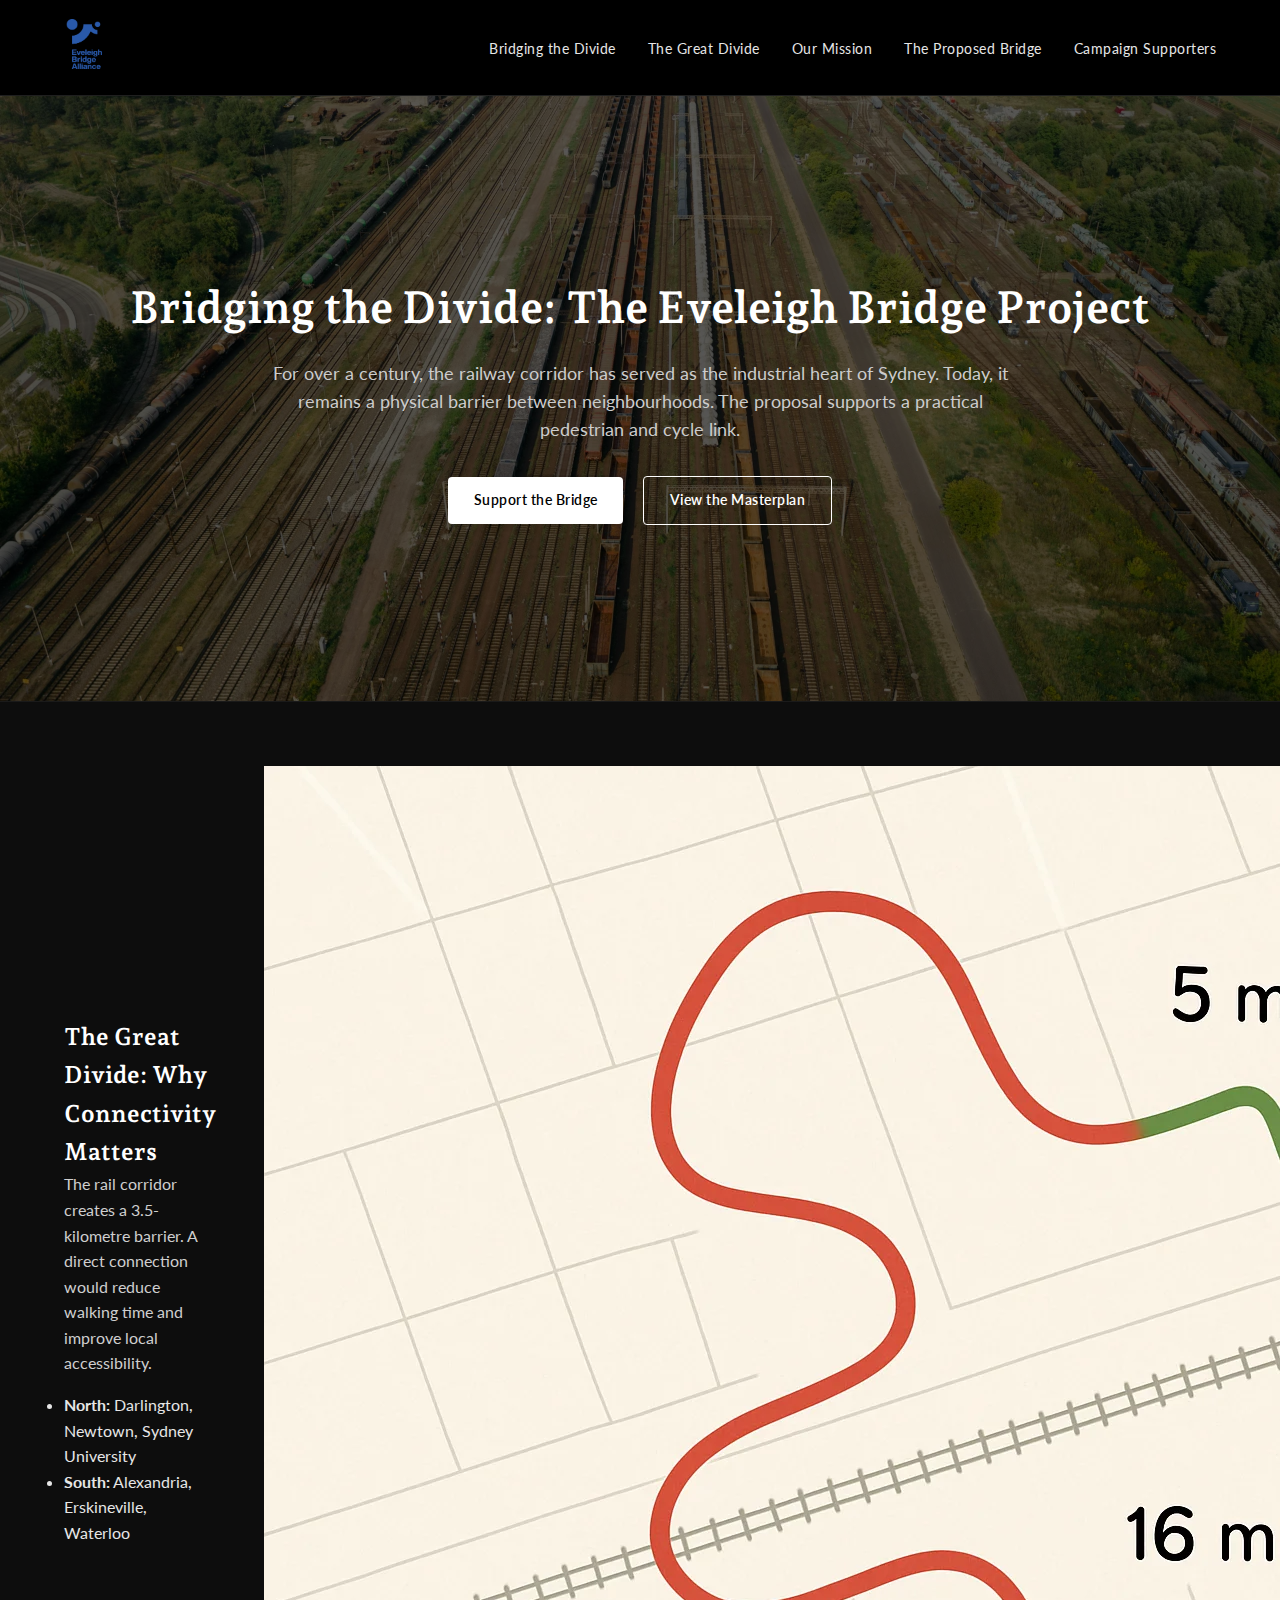
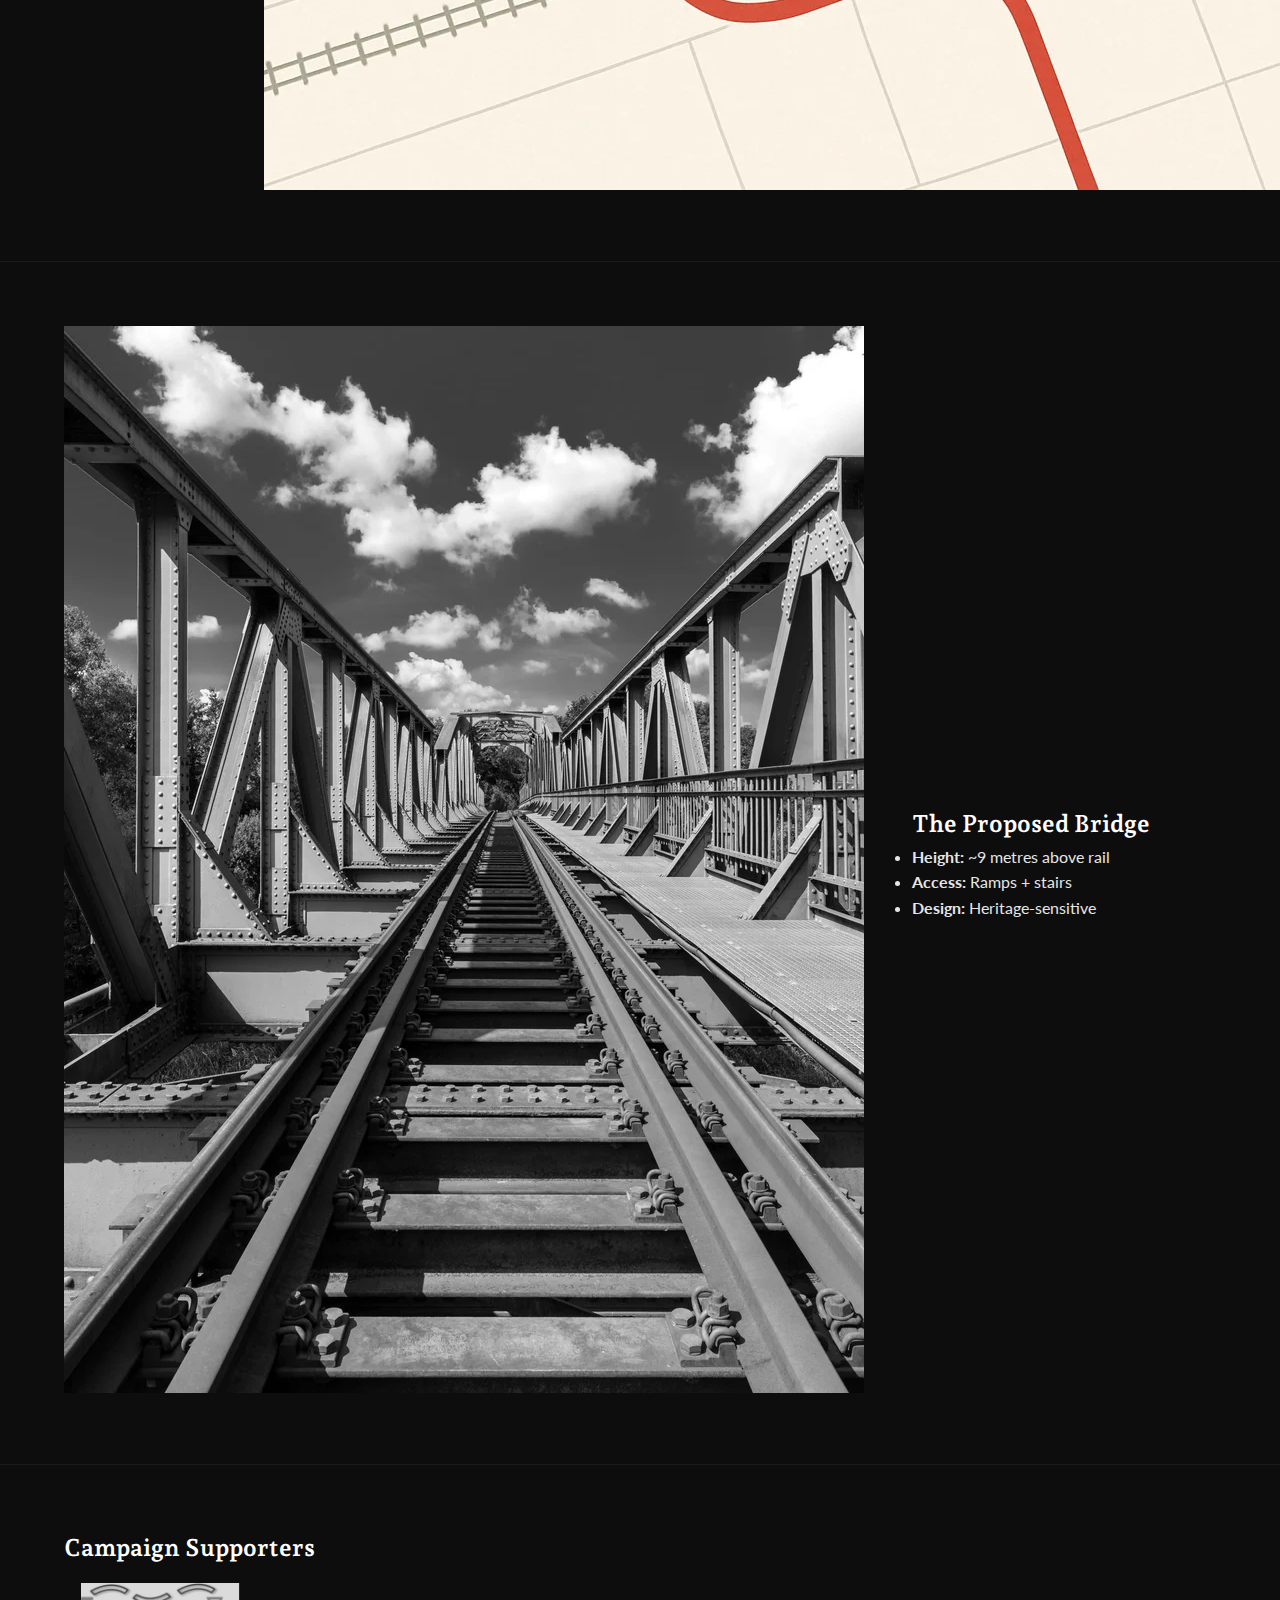
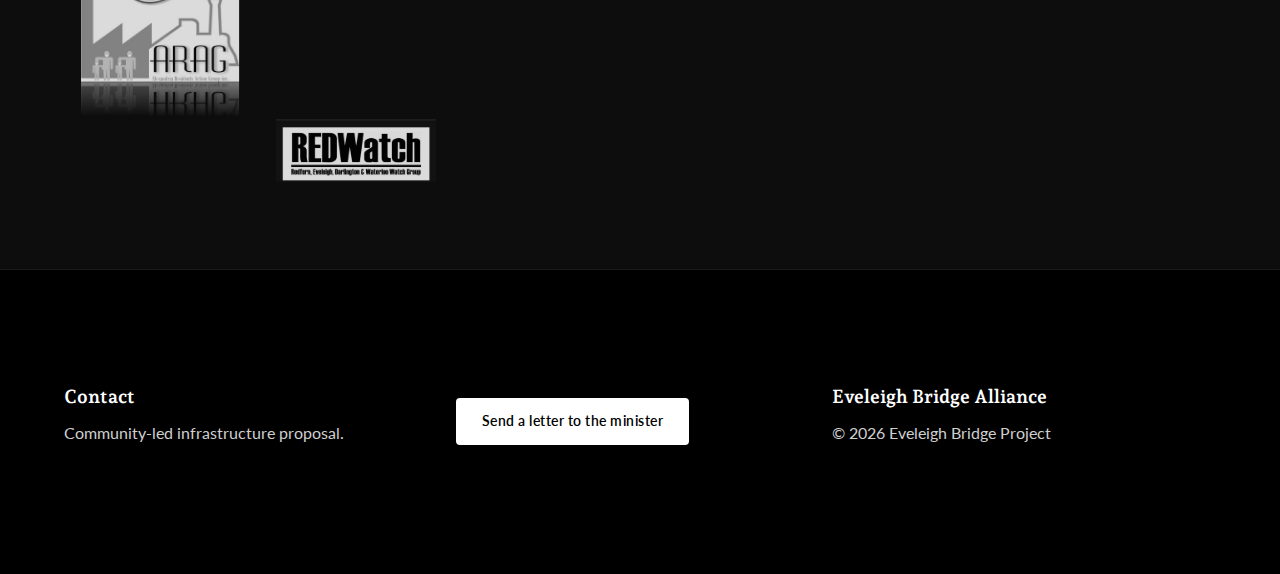
<file: index.html>
<!DOCTYPE html>
<html lang="en">
<head>
<meta charset="UTF-8">
<meta name="viewport" content="width=device-width, initial-scale=1.0">
<title>Bridging the Divide: The Eveleigh Bridge Project</title>

<link rel="preconnect" href="https://fonts.googleapis.com">
<link rel="preconnect" href="https://fonts.gstatic.com" crossorigin>
<link href="https://fonts.googleapis.com/css2?family=Andada+Pro:wght@400;700&family=Lato:wght@300;400;700;900&display=swap" rel="stylesheet">

<!-- Cache-safe CSS -->
<link rel="stylesheet" href="assets/css/style.css?v=6">

<style>
/* Mobile Navigation Fix */
.menu-toggle {
    display: none;
    flex-direction: column;
    cursor: pointer;
}
.menu-toggle span {
    height: 3px;
    width: 25px;
    background: #fff;
    margin: 4px 0;
}

/* Mobile Responsive */
@media (max-width: 768px) {
    .nav-menu {
        display: none;
        flex-direction: column;
        background: #000;
        position: absolute;
        top: 70px;
        right: 0;
        width: 100%;
        text-align: center;
        padding: 1rem 0;
    }

    .nav-menu.active {
        display: flex;
    }

    .menu-toggle {
        display: flex;
    }

    .grid-2 {
        grid-template-columns: 1fr !important;
    }

    .hero-content h1 {
        font-size: 1.8rem;
    }

    .hero-subtext {
        font-size: 0.95rem;
    }

    .supporters-logos img {
        max-width: 120px;
        margin: 10px;
    }
}
</style>
</head>

<body>

<header class="site-header">
    <nav class="nav-container">

        <div class="logo">
            <a href="index.html">
                <img src="assets/images/everleigh-logo.png" alt="Eveleigh Bridge Alliance">
            </a>
        </div>

        <div class="menu-toggle" id="menuToggle">
            <span></span><span></span><span></span>
        </div>

        <ul class="nav-menu" id="navMenu">
            <li><a href="#hero">Bridging the Divide</a></li>
            <li><a href="#divide">The Great Divide</a></li>
            <li><a href="#mission">Our Mission</a></li>
            <li><a href="#proposed">The Proposed Bridge</a></li>
            <li><a href="#supporters">Campaign Supporters</a></li>
        </ul>

    </nav>
</header>

<main>

<section id="hero" class="hero-section" style="background-image: url('assets/images/hero-bg.webp');">
    <div class="hero-overlay"></div>
    <div class="container hero-container">
        <div class="hero-content">
            <h1>Bridging the Divide: The Eveleigh Bridge Project</h1>
            <p class="hero-subtext">
                For over a century, the railway corridor has served as the industrial heart of Sydney. 
                Today, it remains a physical barrier between neighbourhoods. 
                The proposal supports a practical pedestrian and cycle link.
            </p>
            <div class="hero-btns">
                <a href="#supporters" class="btn btn-primary">Support the Bridge</a>
                <a href="#proposed" class="btn btn-secondary">View the Masterplan</a>
            </div>
        </div>
    </div>
</section>

<section id="divide" class="section-divide">
    <div class="container grid-2">
        <div class="content-left">
            <h2>The Great Divide: Why Connectivity Matters</h2>
            <p>
                The rail corridor creates a 3.5-kilometre barrier. 
                A direct connection would reduce walking time and improve local accessibility.
            </p>
            <ul>
                <li><strong>North:</strong> Darlington, Newtown, Sydney University</li>
                <li><strong>South:</strong> Alexandria, Erskineville, Waterloo</li>
            </ul>
        </div>
        <div class="image-right">
            <img src="assets/images/journey-map.webp" alt="Journey Map Comparison" loading="lazy">
        </div>
    </div>
</section>

<section id="proposed" class="section-proposed">
    <div class="container grid-2">
        <div class="image-left">
            <img src="assets/images/heritage-photo.webp" alt="Heritage Bridge Concept" loading="lazy">
        </div>
        <div class="content-right">
            <h2>The Proposed Bridge</h2>
            <ul>
                <li><strong>Height:</strong> ~9 metres above rail</li>
                <li><strong>Access:</strong> Ramps + stairs</li>
                <li><strong>Design:</strong> Heritage-sensitive</li>
            </ul>
        </div>
    </div>
</section>

<section id="supporters" class="section-supporters">
    <div class="container text-center">
        <h2>Campaign Supporters</h2>
        <div class="supporters-logos">
            <img src="assets/images/arag-logo.png" alt="ARAG Logo">
            <img src="assets/images/redwatch-logo.png" alt="RedWatch Logo">
        </div>
    </div>
</section>

</main>

<footer class="site-footer">
    <div class="container footer-grid">
        <div class="footer-col">
            <h3>Contact</h3>
            <p>Community-led infrastructure proposal.</p>
        </div>
        <div class="footer-col text-center">
            <a href="mailto:minister@example.gov.au" class="btn btn-primary">
                Send a letter to the minister
            </a>
        </div>
        <div class="footer-col text-right">
            <h3>Eveleigh Bridge Alliance</h3>
            <p>© 2026 Eveleigh Bridge Project</p>
        </div>
    </div>
</footer>

<script>
const toggle = document.getElementById('menuToggle');
const menu = document.getElementById('navMenu');

toggle.addEventListener('click', () => {
    menu.classList.toggle('active');
});
</script>

</body>
</html>
</file>
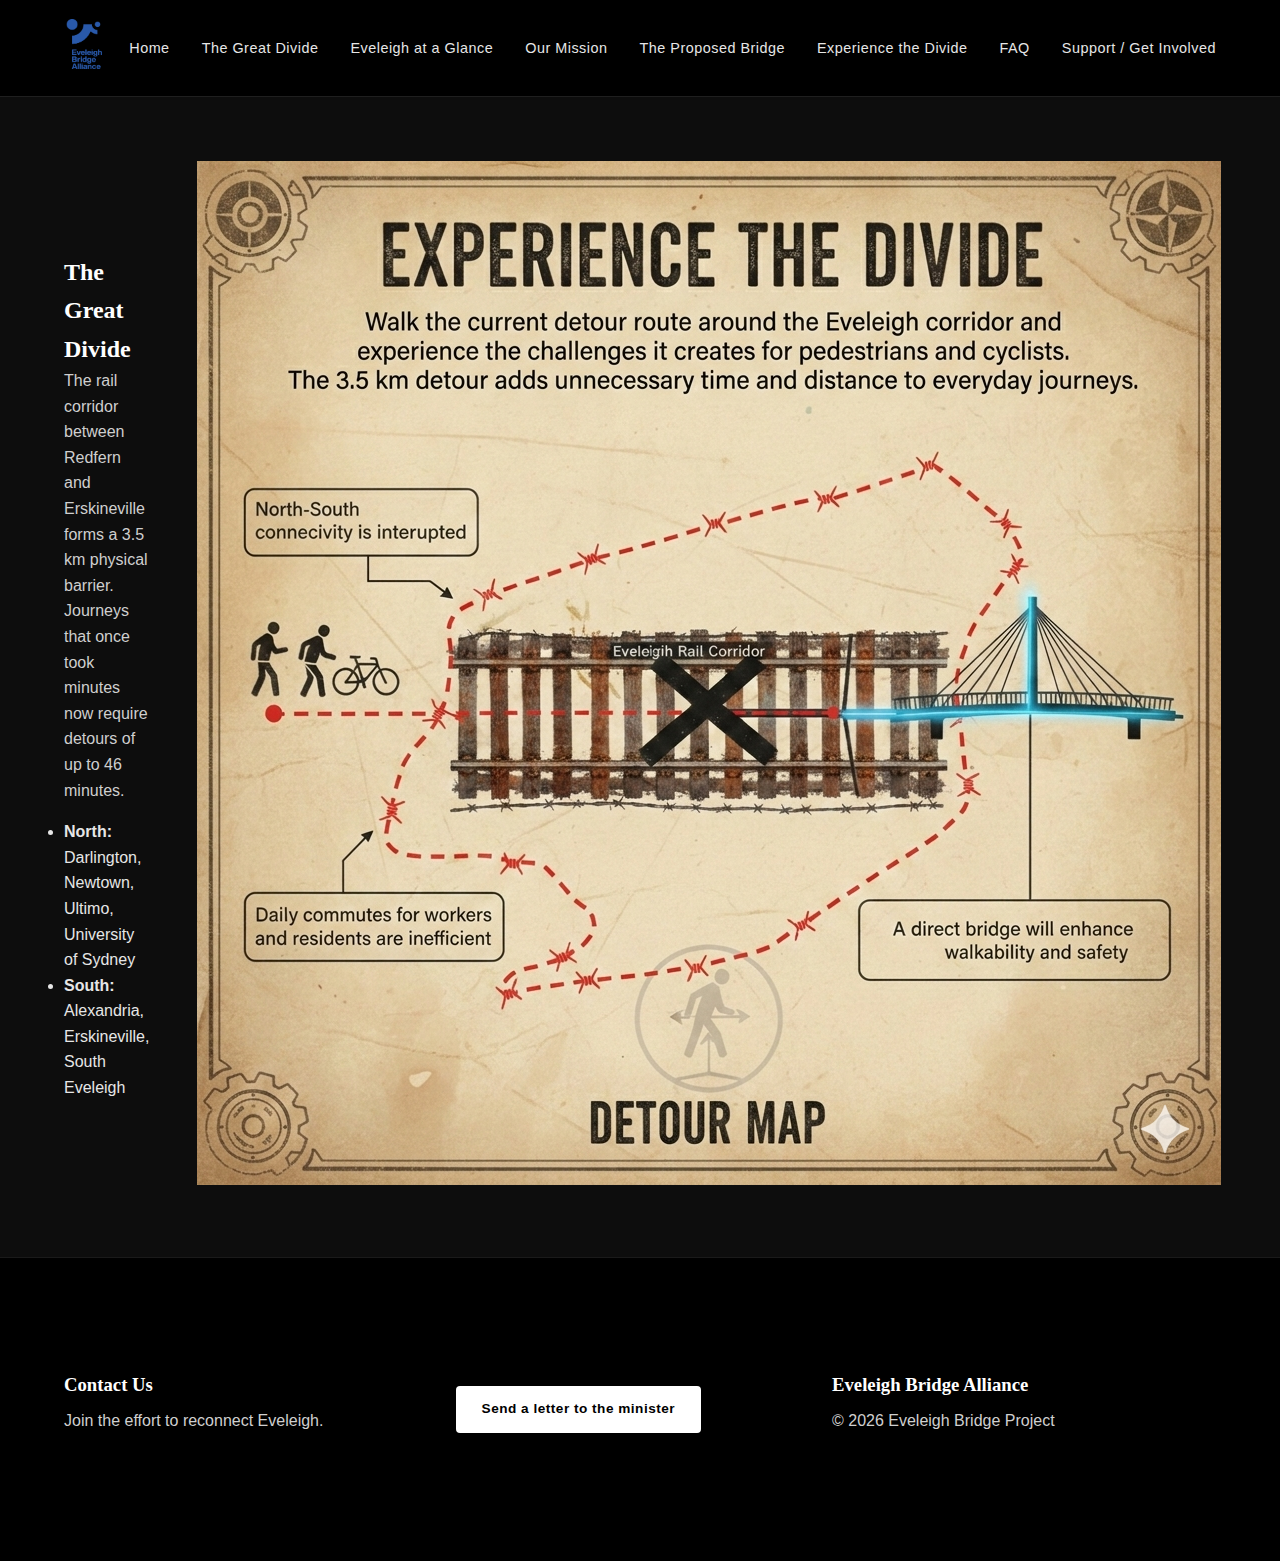
<file: divide.html>
<!DOCTYPE html>
<html lang="en">
<head>
<meta charset="UTF-8">
<meta name="viewport" content="width=device-width, initial-scale=1.0">
<title>The Great Divide | Eveleigh Bridge Alliance</title>
<link rel="stylesheet" href="assets/css/style.css">
</head>
<body>

<header class="site-header">
    <nav class="nav-container">
        <div class="logo">
            <a href="index.html">
                <img src="assets/images/everleigh-logo.png" alt="Eveleigh Bridge Alliance">
            </a>
        </div>

        <!-- Hamburger menu for mobile -->
        <div class="menu-toggle">
            <span></span>
            <span></span>
            <span></span>
        </div>

        <ul class="nav-menu">
            <li><a href="index.html">Home</a></li>
            <li><a href="divide.html" class="active">The Great Divide</a></li>
            <li><a href="glance.html">Eveleigh at a Glance</a></li>
            <li><a href="mission.html">Our Mission</a></li>
            <li><a href="proposed.html">The Proposed Bridge</a></li>
            <li><a href="experience.html">Experience the Divide</a></li>
            <li><a href="faq.html">FAQ</a></li>
            <li><a href="support.html">Support / Get Involved</a></li>
        </ul>
    </nav>
</header>

<main>
<section class="section-standard">
    <div class="container grid-2">

        <div class="content-right">
            <h2>The Great Divide</h2>
            <p>
                The rail corridor between Redfern and Erskineville forms a 3.5 km physical barrier.
                Journeys that once took minutes now require detours of up to 46 minutes.
            </p>

            <ul class="clean-list">
                <li><strong>North:</strong> Darlington, Newtown, Ultimo, University of Sydney</li>
                <li><strong>South:</strong> Alexandria, Erskineville, South Eveleigh</li>
            </ul>
        </div>

        <div class="image-left">
            <img src="assets/images/1772127395077.png" alt="Journey Map Comparison" loading="lazy">
        </div>

    </div>
</section>
</main>

<footer class="site-footer">
    <div class="container footer-grid">
        <div class="footer-col">
            <h3>Contact Us</h3>
            <p>Join the effort to reconnect Eveleigh.</p>
        </div>

        <div class="footer-col text-center">
            <a href="mailto:minister@example.gov.au" class="btn btn-primary">
                Send a letter to the minister
            </a>
        </div>

        <div class="footer-col text-right">
            <h3>Eveleigh Bridge Alliance</h3>
            <p>© 2026 Eveleigh Bridge Project</p>
        </div>
    </div>
</footer>

<script src="assets/js/script.js"></script>
<script>
// Toggle mobile menu
const toggle = document.querySelector('.menu-toggle');
const navMenu = document.querySelector('.nav-menu');
toggle.addEventListener('click', () => {
    navMenu.classList.toggle('open');
});
</script>

</body>
</html>
</file>
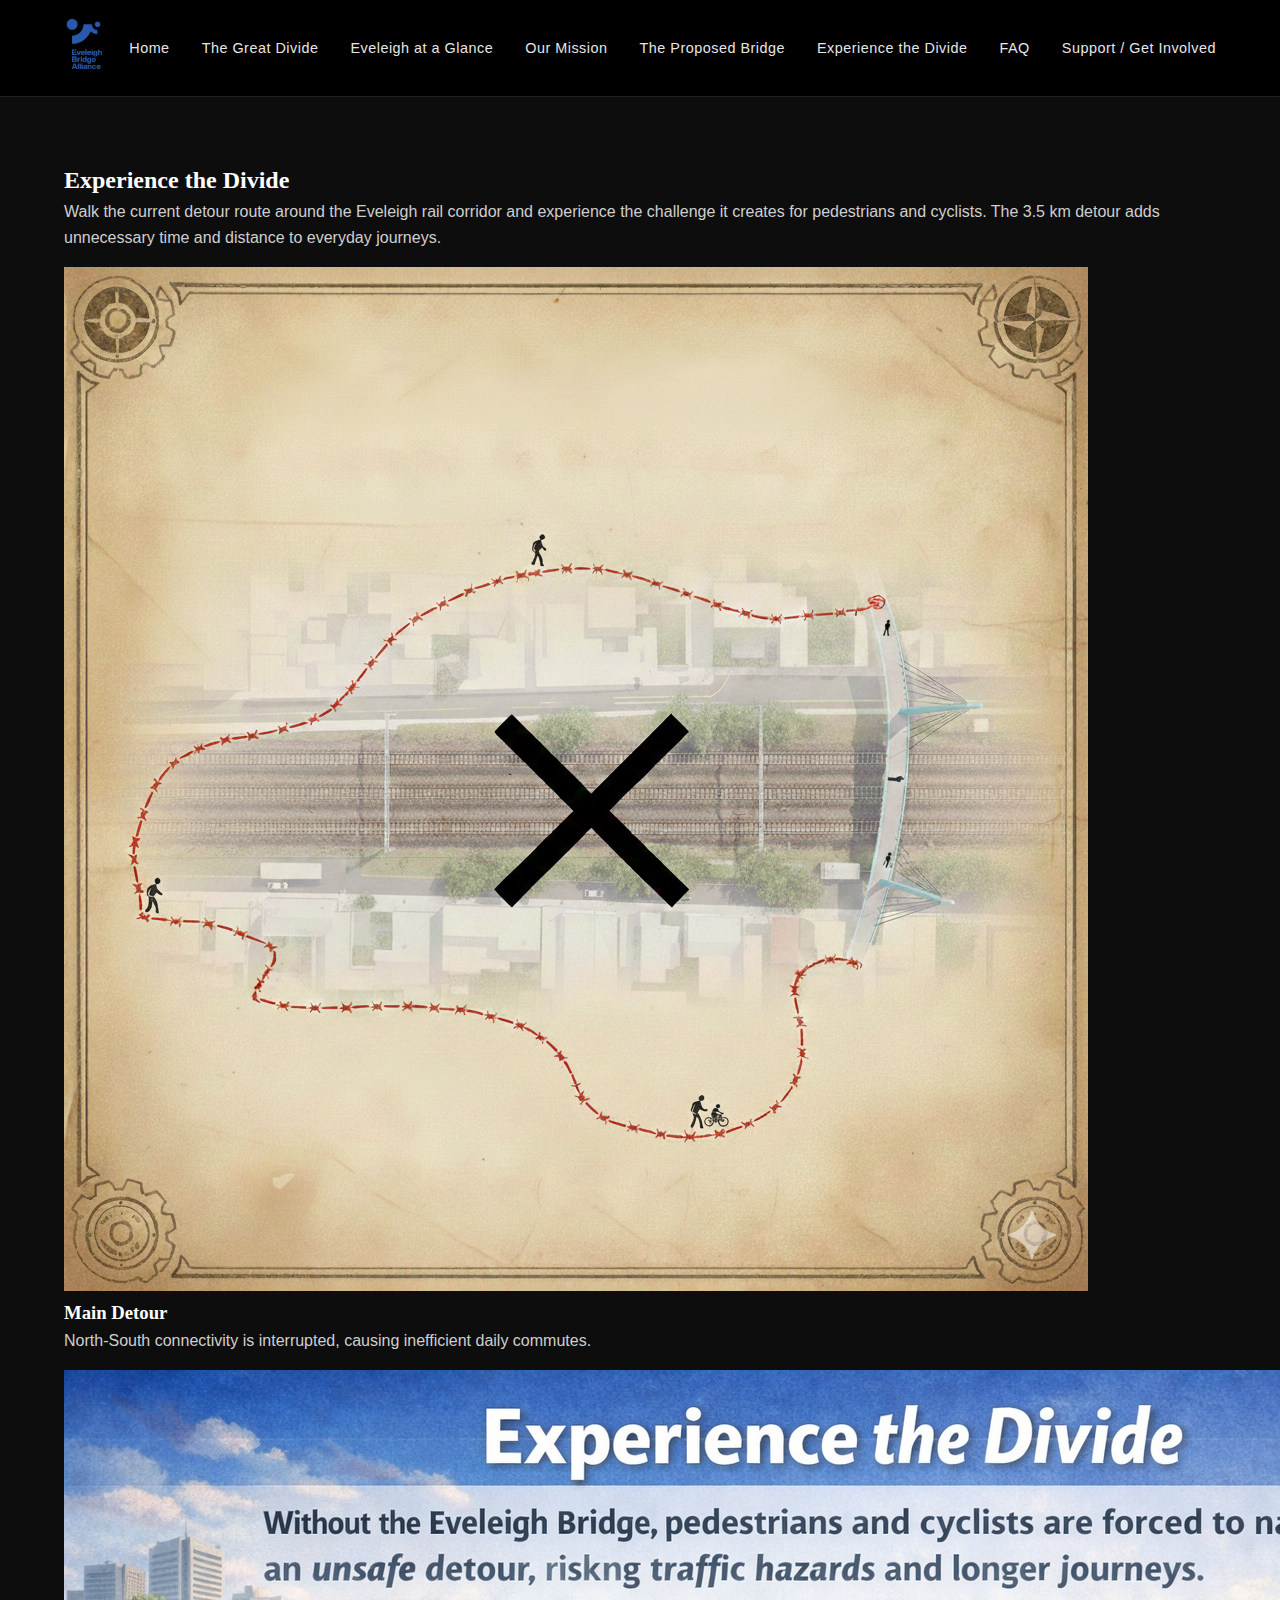
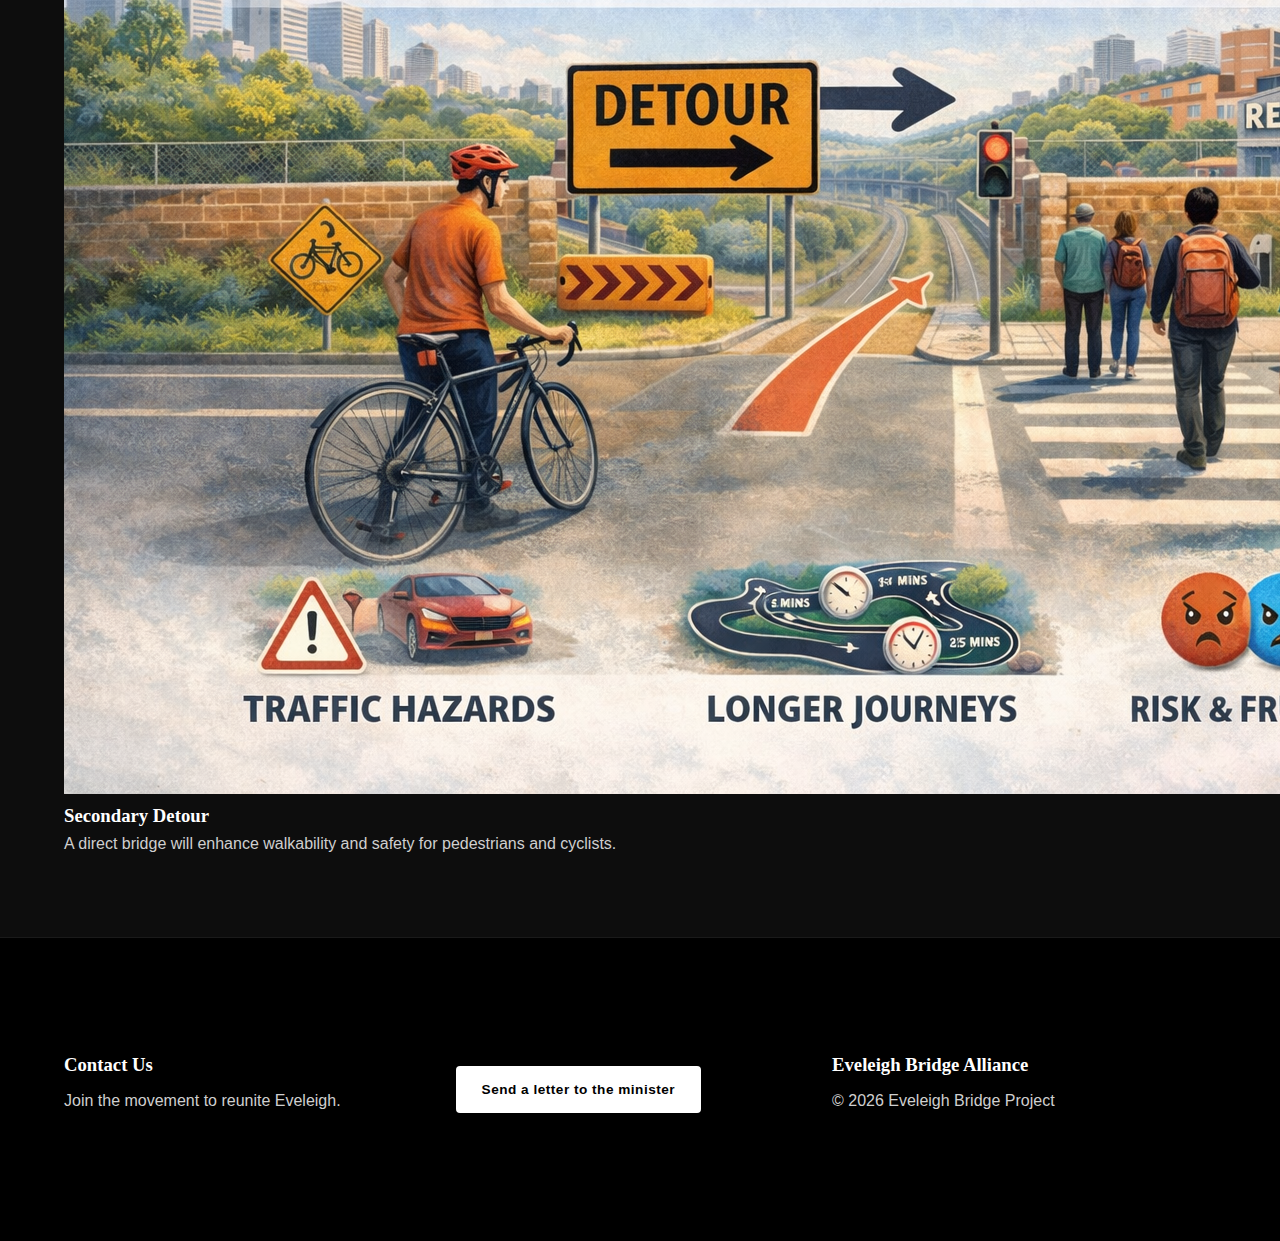
<file: experience.html>
<!DOCTYPE html>
<html lang="en">
<head>
<meta charset="UTF-8">
<meta name="viewport" content="width=device-width, initial-scale=1.0">
<title>Experience the Divide | Eveleigh Bridge Alliance</title>
<link rel="stylesheet" href="assets/css/style.css">
</head>
<body>
<header class="site-header">
<nav class="nav-container">
    <div class="logo"><a href="index.html"><img src="assets/images/everleigh-logo.png" alt="Eveleigh Bridge Alliance"></a></div>
    <ul class="nav-menu">
        <li><a href="index.html">Home</a></li>
        <li><a href="divide.html">The Great Divide</a></li>
        <li><a href="glance.html">Eveleigh at a Glance</a></li>
        <li><a href="mission.html">Our Mission</a></li>
        <li><a href="proposed.html">The Proposed Bridge</a></li>
        <li><a href="experience.html" class="active">Experience the Divide</a></li>
        <li><a href="faq.html">FAQ</a></li>
        <li><a href="support.html">Support / Get Involved</a></li>
    </ul>
</nav>
</header>

<main>
<section class="section-experience">
<div class="container">
<h2>Experience the Divide</h2>
<p>Walk the current detour route around the Eveleigh rail corridor and experience the challenge it creates for pedestrians and cyclists. The 3.5 km detour adds unnecessary time and distance to everyday journeys.</p>

<div class="image-card-grid">
    <div class="image-card">
        <img src="assets/images/1772088863377.png" alt="Detour Map">
        <h3>Main Detour</h3>
        <p>North-South connectivity is interrupted, causing inefficient daily commutes.</p>
    </div>
    <div class="image-card">
        <img src="assets/images/Detour2.png" alt="Secondary Detour View">
        <h3>Secondary Detour</h3>
        <p>A direct bridge will enhance walkability and safety for pedestrians and cyclists.</p>
    </div>
</div>

</div>
</section>
</main>

<footer class="site-footer">
<div class="container footer-grid">
<div class="footer-col"><h3>Contact Us</h3><p>Join the movement to reunite Eveleigh.</p></div>
<div class="footer-col text-center"><a href="mailto:minister@example.gov.au" class="btn btn-primary">Send a letter to the minister</a></div>
<div class="footer-col text-right"><h3>Eveleigh Bridge Alliance</h3><p>© 2026 Eveleigh Bridge Project</p></div>
</div>
</footer>
<script src="assets/js/script.js"></script>
</body>
    </html>
</file>
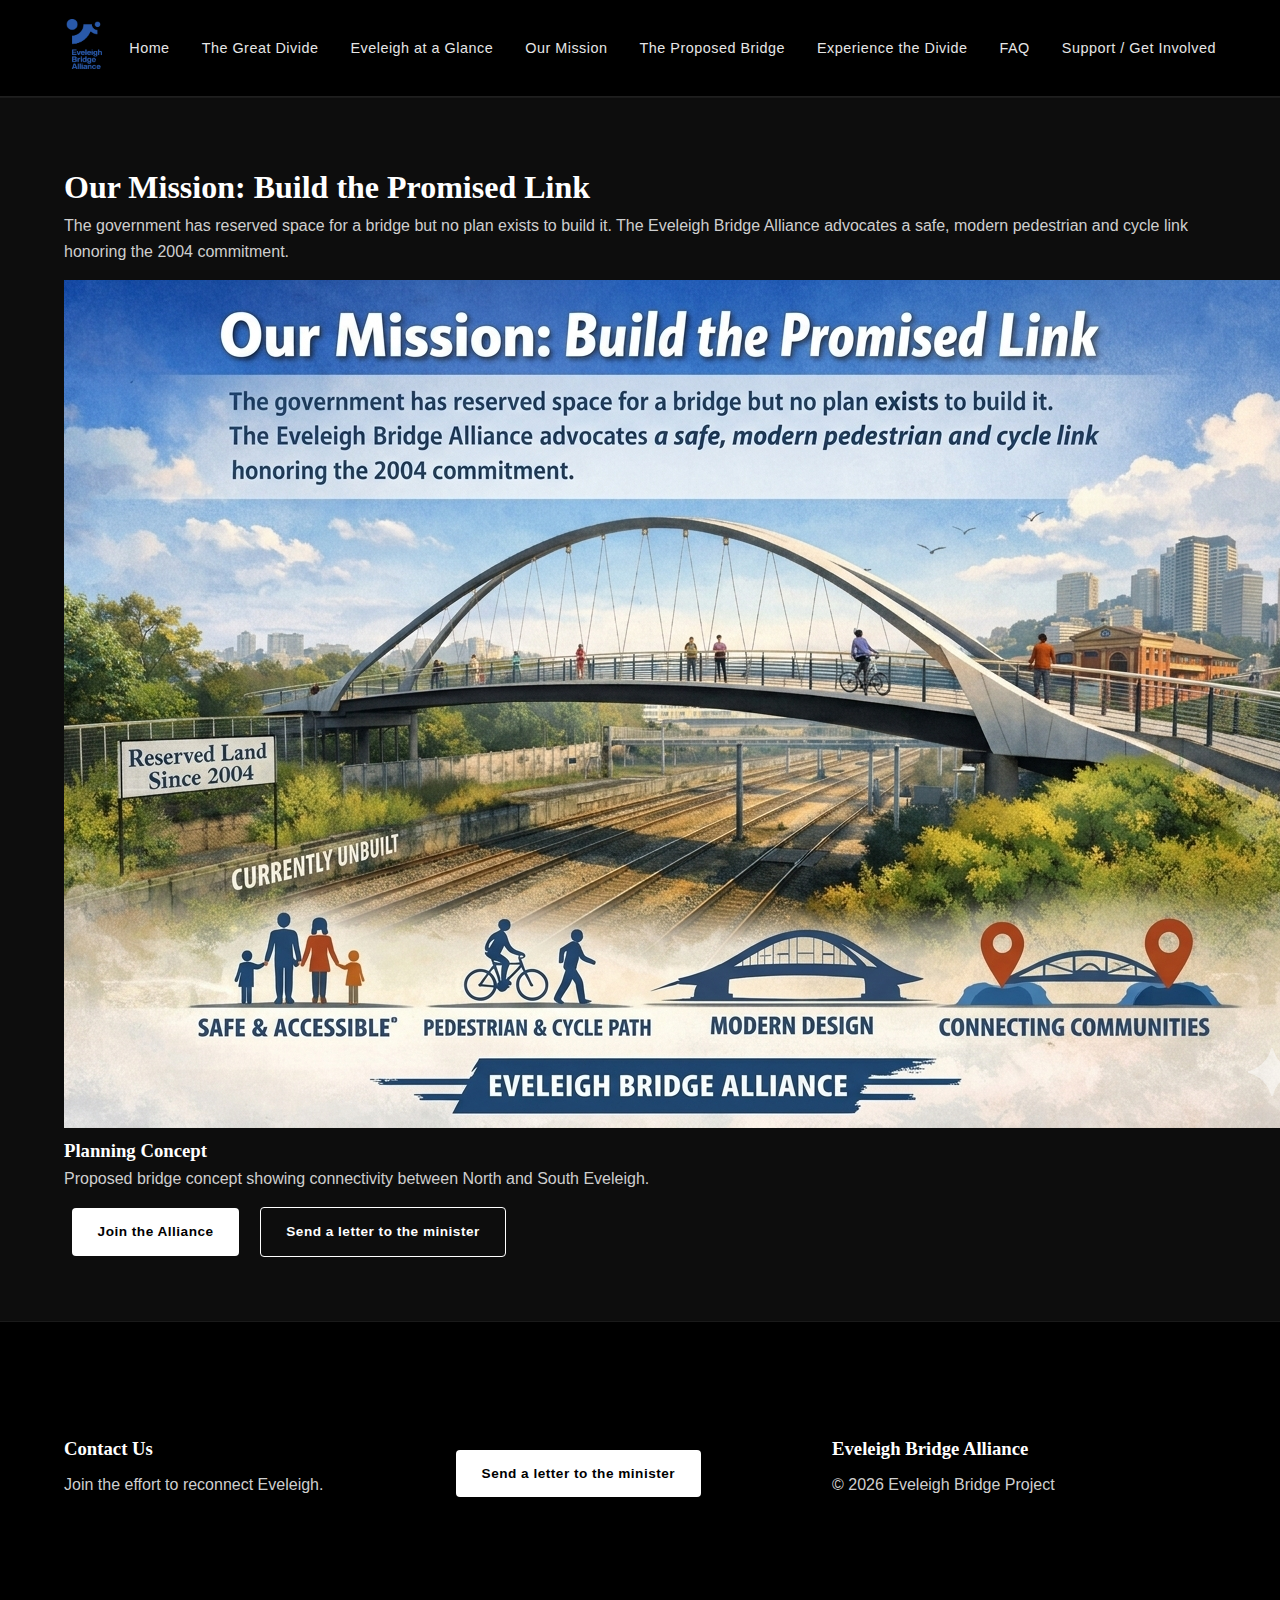
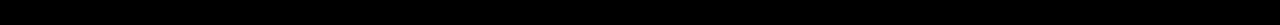
<file: mission.html>
<!DOCTYPE html>
<html lang="en">
<head>
<meta charset="UTF-8">
<meta name="viewport" content="width=device-width, initial-scale=1.0">
<title>Our Mission: Build the Promised Link</title>
<link rel="stylesheet" href="assets/css/style.css">
</head>
<body>
<header class="site-header">
<nav class="nav-container">
    <div class="logo"><a href="index.html"><img src="assets/images/everleigh-logo.png" alt="Eveleigh Bridge Alliance"></a></div>
    <ul class="nav-menu">
        <li><a href="index.html">Home</a></li>
        <li><a href="divide.html">The Great Divide</a></li>
        <li><a href="glance.html">Eveleigh at a Glance</a></li>
        <li><a href="mission.html" class="active">Our Mission</a></li>
        <li><a href="proposed.html">The Proposed Bridge</a></li>
        <li><a href="experience.html">Experience the Divide</a></li>
        <li><a href="faq.html">FAQ</a></li>
        <li><a href="support.html">Support / Get Involved</a></li>
    </ul>
</nav>
</header>

<main>
<section class="section-mission">
<div class="container text-center">
<h1>Our Mission: Build the Promised Link</h1>
<p class="max-800">
The government has reserved space for a bridge but no plan exists to build it. The Eveleigh Bridge Alliance advocates a safe, modern pedestrian and cycle link honoring the 2004 commitment.
</p>

<div class="image-card">
    <img src="assets/images/1772126560379.png" alt="Planning Bridge Concept">
    <h3>Planning Concept</h3>
    <p>Proposed bridge concept showing connectivity between North and South Eveleigh.</p>
</div>

<div class="btn-group">
<a href="support.html" class="btn btn-primary">Join the Alliance</a>
<a href="mailto:minister@example.gov.au" class="btn btn-secondary">Send a letter to the minister</a>
</div>
</div>
</section>
</main>

<footer class="site-footer">
<div class="container footer-grid">
<div class="footer-col"><h3>Contact Us</h3><p>Join the effort to reconnect Eveleigh.</p></div>
<div class="footer-col text-center"><a href="mailto:minister@example.gov.au" class="btn btn-primary">Send a letter to the minister</a></div>
<div class="footer-col text-right"><h3>Eveleigh Bridge Alliance</h3><p>© 2026 Eveleigh Bridge Project</p></div>
</div>
</footer>
<script src="assets/js/script.js"></script>
</body>
</html>
</file>
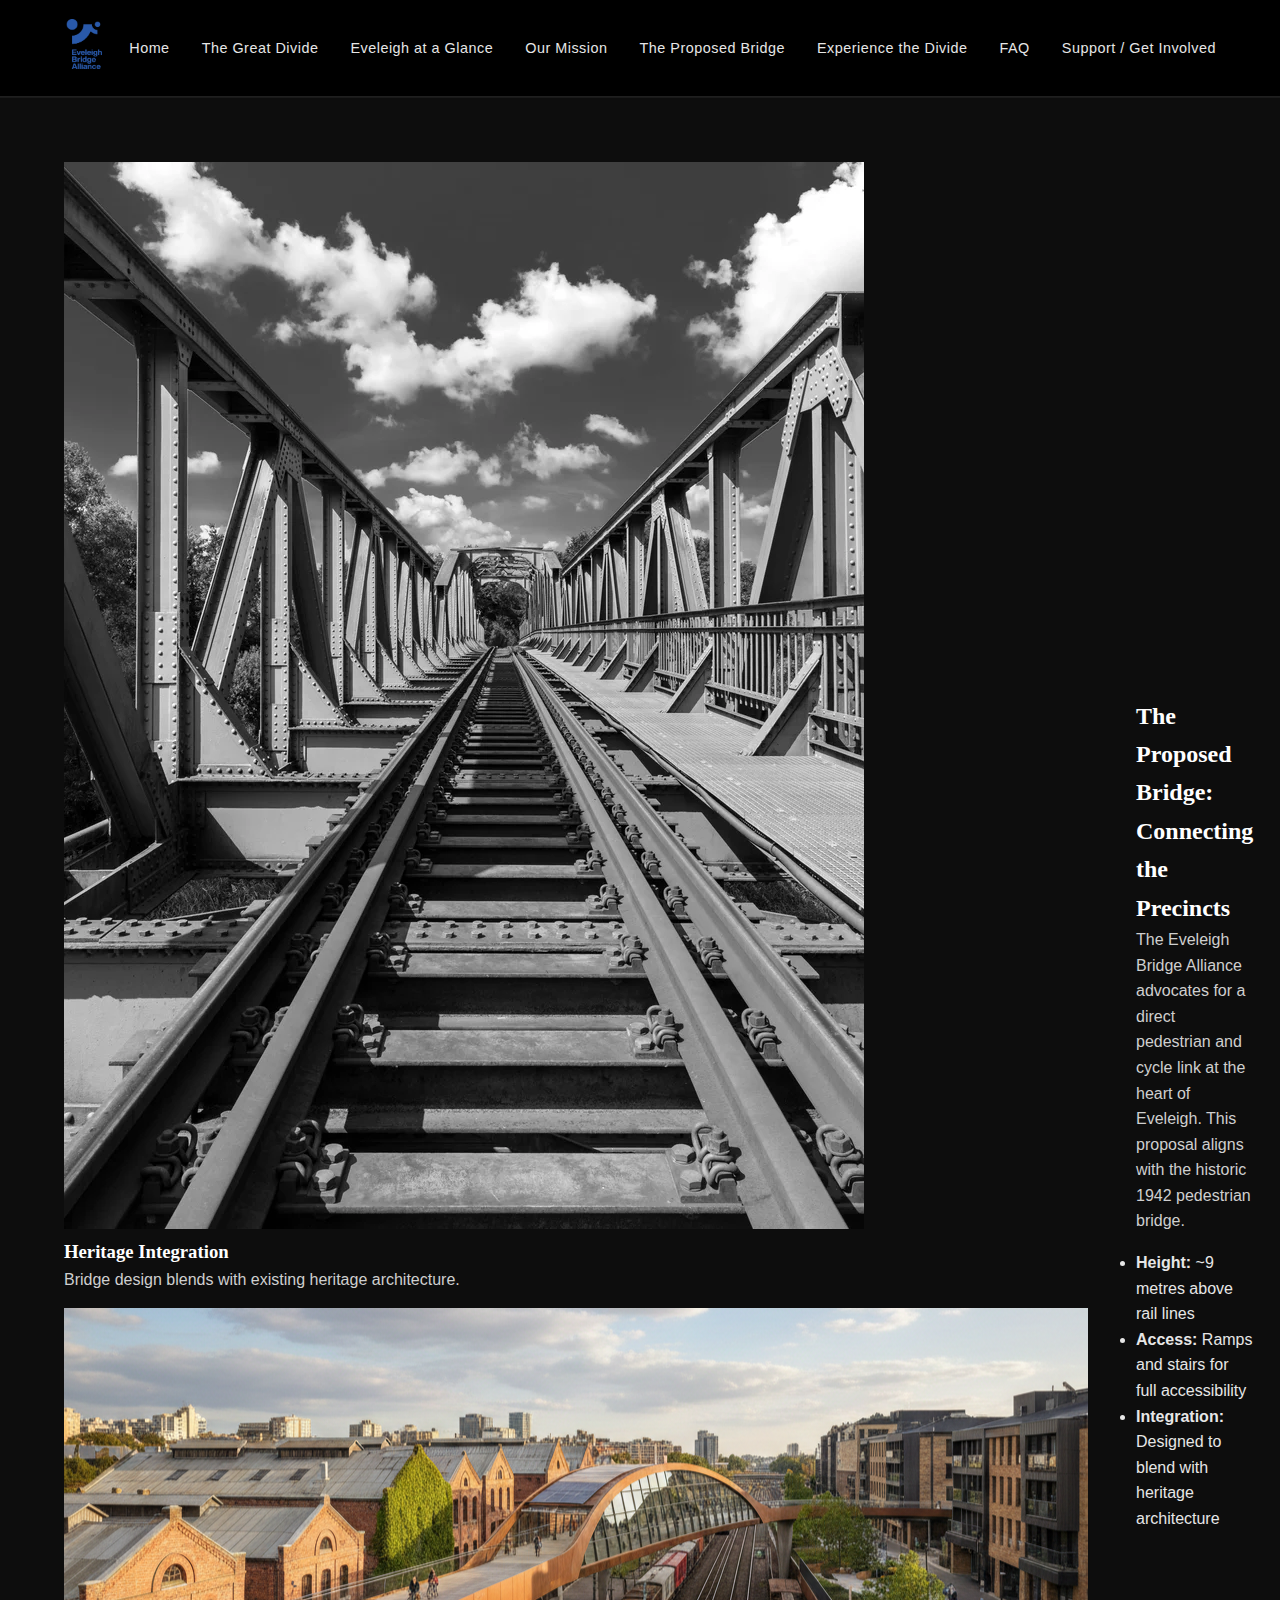
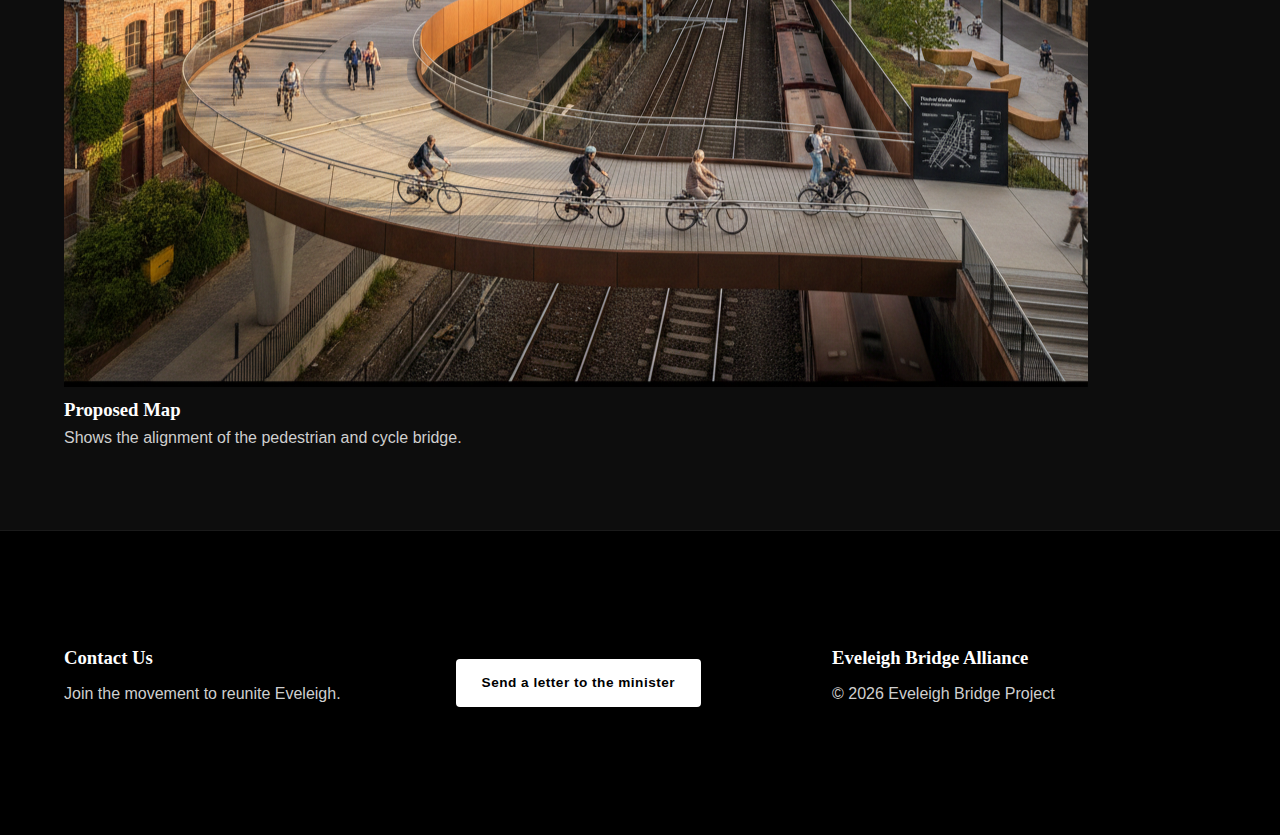
<file: proposed.html>
<!DOCTYPE html>
<html lang="en">
<head>
<meta charset="UTF-8">
<meta name="viewport" content="width=device-width, initial-scale=1.0">
<title>The Proposed Bridge | Eveleigh Bridge Alliance</title>
<link rel="stylesheet" href="assets/css/style.css">
</head>
<body>
<header class="site-header">
<nav class="nav-container">
    <div class="logo"><a href="index.html"><img src="assets/images/everleigh-logo.png" alt="Eveleigh Bridge Alliance"></a></div>
    <ul class="nav-menu">
        <li><a href="index.html">Home</a></li>
        <li><a href="divide.html">The Great Divide</a></li>
        <li><a href="glance.html">Eveleigh at a Glance</a></li>
        <li><a href="mission.html">Our Mission</a></li>
        <li><a href="proposed.html" class="active">The Proposed Bridge</a></li>
        <li><a href="experience.html">Experience the Divide</a></li>
        <li><a href="faq.html">FAQ</a></li>
        <li><a href="support.html">Support / Get Involved</a></li>
    </ul>
</nav>
</header>

<main>
<section class="section-proposed">
<div class="container grid-2">
    <div class="image-card-grid">
        <div class="image-card">
            <img src="assets/images/heritage-photo.webp" alt="Heritage Bridge Concept">
            <h3>Heritage Integration</h3>
            <p>Bridge design blends with existing heritage architecture.</p>
        </div>
        <div class="image-card">
            <img src="assets/images/1772004915394.png" alt="Proposed Bridge Map">
            <h3>Proposed Map</h3>
            <p>Shows the alignment of the pedestrian and cycle bridge.</p>
        </div>
    </div>
    <div class="content-right">
        <h2>The Proposed Bridge: Connecting the Precincts</h2>
        <p>The Eveleigh Bridge Alliance advocates for a direct pedestrian and cycle link at the heart of Eveleigh. This proposal aligns with the historic 1942 pedestrian bridge.</p>
        <ul>
            <li><strong>Height:</strong> ~9 metres above rail lines</li>
            <li><strong>Access:</strong> Ramps and stairs for full accessibility</li>
            <li><strong>Integration:</strong> Designed to blend with heritage architecture</li>
        </ul>
    </div>
</div>
</section>
</main>

<footer class="site-footer">
<div class="container footer-grid">
<div class="footer-col"><h3>Contact Us</h3><p>Join the movement to reunite Eveleigh.</p></div>
<div class="footer-col text-center"><a href="#" class="btn btn-primary">Send a letter to the minister</a></div>
<div class="footer-col text-right"><h3>Eveleigh Bridge Alliance</h3><p>© 2026 Eveleigh Bridge Project</p></div>
</div>
</footer>
<script src="assets/js/script.js"></script>
</body>
</html>
</file>
<file: assets/css/style.css>
/* ===== GLOBAL ===== */
html {
    scroll-behavior: smooth;
}
* {
    margin: 0;
    padding: 0;
    box-sizing: border-box;
}

body {
    font-family: 'Lato', sans-serif;
    background-color: #0d0d0d;
    color: #e6e6e6;
    line-height: 1.6;
}

h1, h2, h3 {
    font-family: 'Andada Pro', serif;
    font-weight: 700;
    color: #ffffff;
}

p {
    color: #cfcfcf;
    margin-bottom: 1rem;
}

.container {
    width: 90%;
    max-width: 1200px;
    margin: auto;
    padding: 4rem 0;
}

/* ===== HEADER ===== */

.site-header {
    background: #000;
    position: sticky;
    top: 0;
    z-index: 1000;
    border-bottom: 1px solid #1f1f1f;
}

.nav-container {
    display: flex;
    justify-content: space-between;
    align-items: center;
    padding: 1.2rem 5%;
}

.logo img {
    height: 50px;
}

.nav-menu {
    display: flex;
    list-style: none;
    gap: 2rem;
}

.nav-menu a {
    color: #e6e6e6;
    text-decoration: none;
    font-size: 0.9rem;
    letter-spacing: 0.5px;
    transition: opacity 0.3s ease;
}

.nav-menu a:hover {
    opacity: 0.7;
}

/* ===== HERO ===== */

.hero-section {
    background-size: cover;
    background-position: center;
    position: relative;
    padding: 7rem 0;
}

.hero-overlay {
    position: absolute;
    inset: 0;
    background: rgba(0,0,0,0.65);
}

.hero-container {
    position: relative;
    z-index: 2;
    text-align: center;
}

.hero-content h1 {
    font-size: 2.8rem;
    margin-bottom: 1rem;
}

.hero-subtext {
    max-width: 750px;
    margin: auto;
    font-size: 1.1rem;
    color: #cccccc;
}

.hero-btns {
    margin-top: 2rem;
}

/* ===== BUTTONS ===== */

.btn {
    padding: 0.8rem 1.6rem;
    border-radius: 4px;
    text-decoration: none;
    font-weight: 600;
    font-size: 0.85rem;
    letter-spacing: 0.5px;
    margin: 0 0.5rem;
    transition: all 0.3s ease;
    display: inline-block;
}

.btn-primary {
    background: #ffffff;
    color: #000;
}

.btn-primary:hover {
    background: #d9d9d9;
}

.btn-secondary {
    border: 1px solid #ffffff;
    color: #ffffff;
}

.btn-secondary:hover {
    background: #ffffff;
    color: #000;
}

/* ===== SECTIONS ===== */

.grid-2 {
    display: grid;
    grid-template-columns: 1fr 1fr;
    gap: 3rem;
    align-items: center;
}

.section-divide,
.section-proposed,
.section-supporters,
.section-mission {
    border-top: 1px solid #1a1a1a;
}

/* ===== TECH SNAPSHOT ===== */

.tech-snapshot ul {
    list-style: none;
    padding-left: 0;
}

.tech-snapshot li {
    padding: 0.6rem 0;
    border-bottom: 1px solid #1f1f1f;
    font-size: 0.95rem;
}

/* ===== SUPPORTERS ===== */

.supporters-logos img {
    max-width: 160px;
    margin: 1rem;
    filter: grayscale(100%);
    opacity: 0.85;
    transition: 0.3s ease;
}

.supporters-logos img:hover {
    opacity: 1;
    filter: grayscale(0%);
}

/* ===== FOOTER ===== */

.site-footer {
    background: #000;
    border-top: 1px solid #1a1a1a;
    padding: 3rem 0;
}

.footer-grid {
    display: grid;
    grid-template-columns: repeat(3, 1fr);
    align-items: center;
}

.footer-col h3 {
    margin-bottom: 0.5rem;
}

/* ===== MOBILE ===== */

@media (max-width: 768px) {

    .grid-2 {
        grid-template-columns: 1fr;
    }

    .hero-content h1 {
        font-size: 1.9rem;
    }

    .nav-menu {
        flex-direction: column;
        background: #000;
        position: absolute;
        right: 0;
        top: 70px;
        width: 100%;
        display: none;
        padding: 1rem 0;
        text-align: center;
    }

    .nav-menu.active {
        display: flex;
    }

    .footer-grid {
        grid-template-columns: 1fr;
        text-align: center;
        gap: 2rem;
    }

    .container {
        padding: 3rem 0;
    }
}
.fade-in {
    opacity: 0;
    transform: translateY(20px);
    transition: opacity 0.8s ease, transform 0.8s ease;
}

.fade-in.visible {
    opacity: 1;
    transform: translateY(0);
}
</file>
